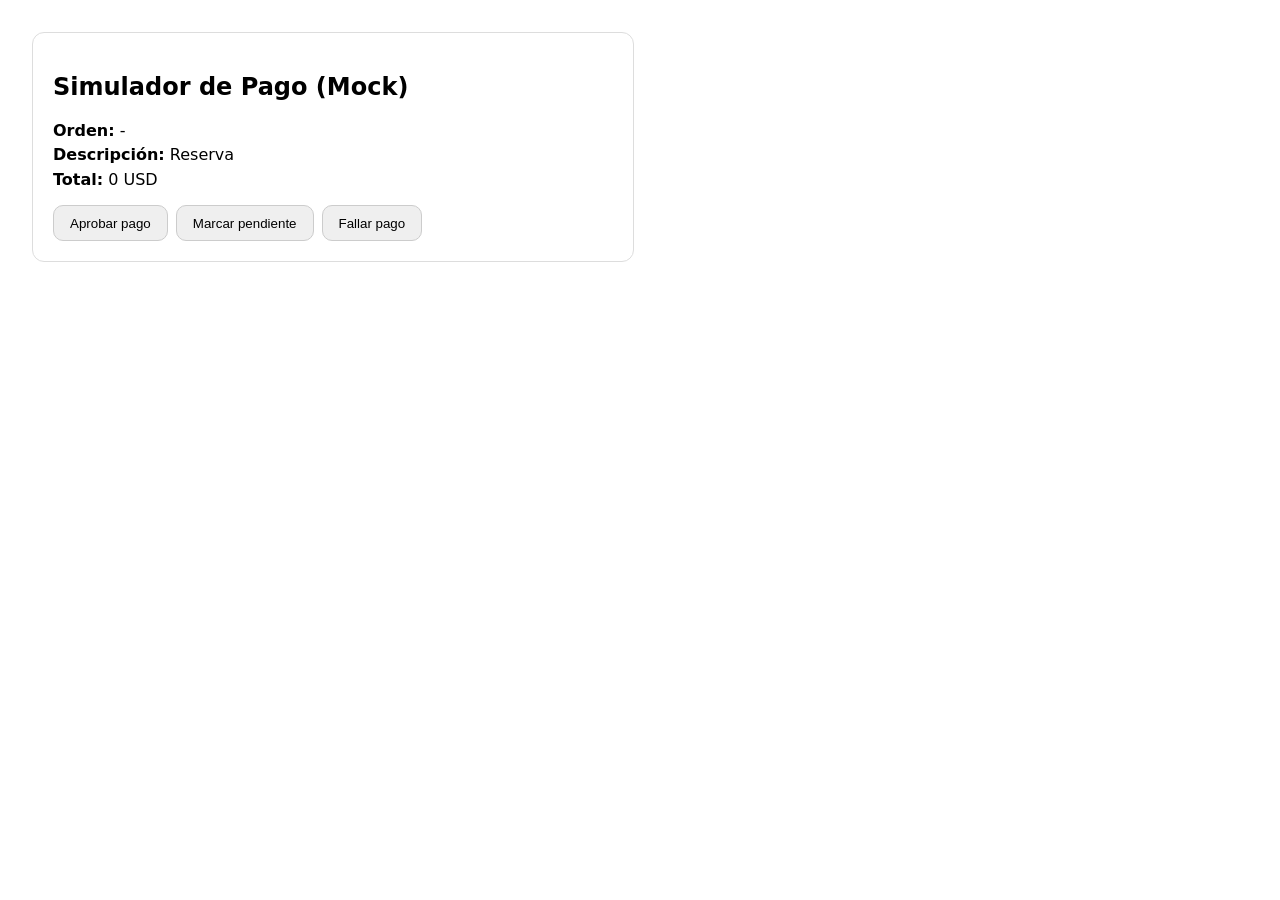
<file: checkout-mock.html>
<!doctype html>
<html>
  <head>
    <meta charset="utf-8" />
    <meta name="viewport" content="width=device-width, initial-scale=1" />
    <title>Mock Checkout</title>
    <style>
      body { font-family: system-ui, sans-serif; margin: 2rem; }
      .card { border: 1px solid #ddd; border-radius: 12px; padding: 1.25rem; max-width: 560px; }
      .row { margin: 0.35rem 0; }
      .btns { display: flex; gap: .5rem; margin-top: 1rem; }
      button { padding: .6rem 1rem; border-radius: 10px; border: 1px solid #ccc; cursor: pointer; }
    </style>
  </head>
  <body>
    <div class="card">
      <h2>Simulador de Pago (Mock)</h2>
      <div class="row"><b>Orden:</b> <span id="ref"></span></div>
      <div class="row"><b>Descripción:</b> <span id="desc"></span></div>
      <div class="row"><b>Total:</b> <span id="total"></span></div>
      <div class="btns">
        <button id="ok">Aprobar pago</button>
        <button id="pend">Marcar pendiente</button>
        <button id="fail">Fallar pago</button>
      </div>
    </div>
    <script>
      const qs = new URLSearchParams(location.search);
      const ref = qs.get('ref');
      const desc = qs.get('desc') || 'Reserva';
      const amount = qs.get('amount') || '0';
      const currency = qs.get('currency') || 'USD';
      document.getElementById('ref').textContent = ref || '-';
      document.getElementById('desc').textContent = decodeURIComponent(desc);
      document.getElementById('total').textContent = `${amount} ${currency}`;
      const go = (status) => {
        const url = `/payments/mock/return?status=${status}&ref=${encodeURIComponent(ref || '')}`;
        location.href = url;
      };
      document.getElementById('ok').onclick = () => go('approved');
      document.getElementById('pend').onclick = () => go('pending');
      document.getElementById('fail').onclick = () => go('failure');
    </script>
  </body>
</html>
</file>
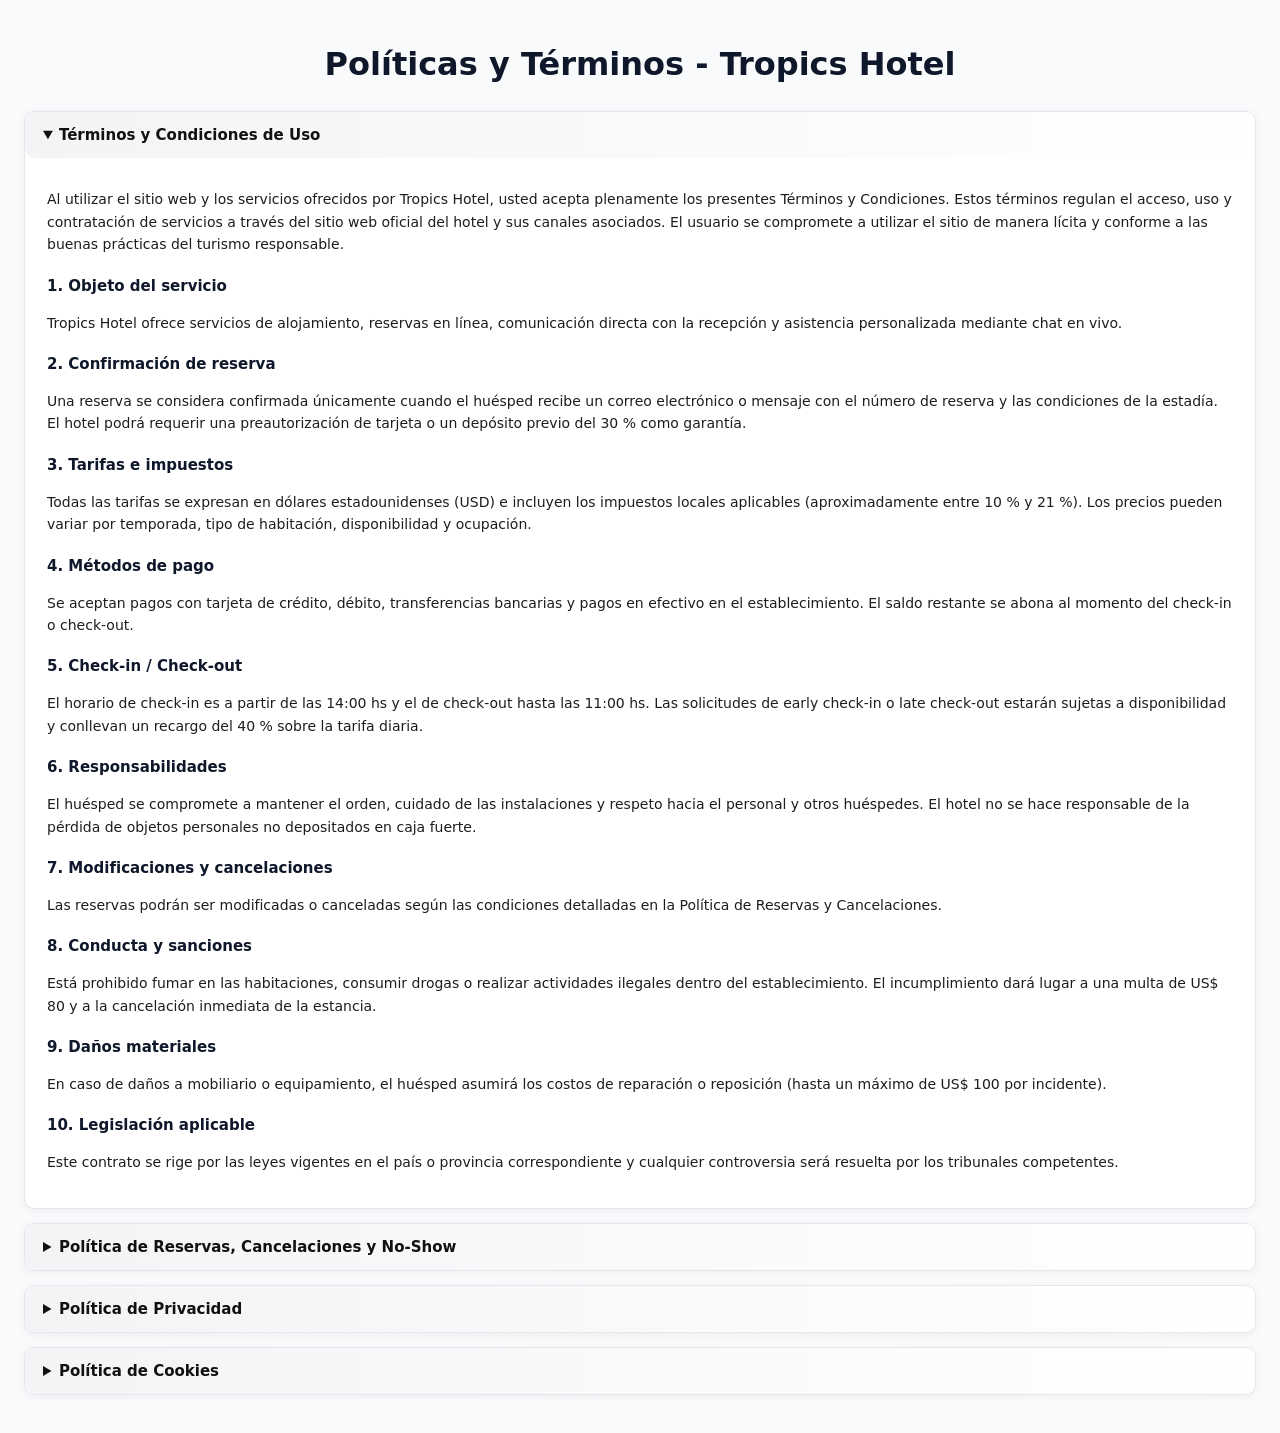
<file: politicas.html>
<!doctype html>
<html lang="es">
<head>
  <meta charset="utf-8" />
  <meta name="viewport" content="width=device-width, initial-scale=1" />
  <title>Políticas y Términos - Tropics Hotel</title>
  <style>
    body {
      font-family: system-ui, -apple-system, Segoe UI, Roboto, sans-serif;
      background: #f9fafb;
      margin: 0;
      padding: 24px;
      color: #1d1d1f;
    }
    h1 {
      text-align: center;
      margin-bottom: 28px;
      color: #0f172a;
    }
    details {
      background: #fff;
      border: 1px solid #e5e7eb;
      border-radius: 10px;
      margin-bottom: 14px;
      box-shadow: 0 2px 8px rgba(0,0,0,.05);
    }
    summary {
      cursor: pointer;
      padding: 14px 18px;
      font-weight: 700;
      font-size: 15px;
      color: #111;
      background: linear-gradient(90deg,#f3f4f6,#fff);
      border-radius: 10px;
      user-select: none;
    }
    summary:hover {
      background: #f1f5f9;
    }
    .content {
      padding: 16px 22px 20px 22px;
      font-size: 14px;
      line-height: 1.6;
    }
    .content h2 {
      margin-top: 18px;
      color: #0f172a;
      font-size: 15px;
    }
    ul { margin: 10px 0 10px 20px; }
    li { margin: 4px 0; }
    @media (max-width: 680px) {
      body { padding: 16px; }
    }
  </style>
</head>
<body>
  <h1>Políticas y Términos - Tropics Hotel</h1>

  <details open>
    <summary>Términos y Condiciones de Uso</summary>
    <div class="content">
      <p>Al utilizar el sitio web y los servicios ofrecidos por Tropics Hotel, usted acepta plenamente los presentes Términos y Condiciones. Estos términos regulan el acceso, uso y contratación de servicios a través del sitio web oficial del hotel y sus canales asociados. El usuario se compromete a utilizar el sitio de manera lícita y conforme a las buenas prácticas del turismo responsable.</p>

      <h2>1. Objeto del servicio</h2>
      <p>Tropics Hotel ofrece servicios de alojamiento, reservas en línea, comunicación directa con la recepción y asistencia personalizada mediante chat en vivo.</p>

      <h2>2. Confirmación de reserva</h2>
      <p>Una reserva se considera confirmada únicamente cuando el huésped recibe un correo electrónico o mensaje con el número de reserva y las condiciones de la estadía. El hotel podrá requerir una preautorización de tarjeta o un depósito previo del 30 % como garantía.</p>

      <h2>3. Tarifas e impuestos</h2>
      <p>Todas las tarifas se expresan en dólares estadounidenses (USD) e incluyen los impuestos locales aplicables (aproximadamente entre 10 % y 21 %). Los precios pueden variar por temporada, tipo de habitación, disponibilidad y ocupación.</p>

      <h2>4. Métodos de pago</h2>
      <p>Se aceptan pagos con tarjeta de crédito, débito, transferencias bancarias y pagos en efectivo en el establecimiento. El saldo restante se abona al momento del check-in o check-out.</p>

      <h2>5. Check-in / Check-out</h2>
      <p>El horario de check-in es a partir de las 14:00 hs y el de check-out hasta las 11:00 hs. Las solicitudes de early check-in o late check-out estarán sujetas a disponibilidad y conllevan un recargo del 40 % sobre la tarifa diaria.</p>

      <h2>6. Responsabilidades</h2>
      <p>El huésped se compromete a mantener el orden, cuidado de las instalaciones y respeto hacia el personal y otros huéspedes. El hotel no se hace responsable de la pérdida de objetos personales no depositados en caja fuerte.</p>

      <h2>7. Modificaciones y cancelaciones</h2>
      <p>Las reservas podrán ser modificadas o canceladas según las condiciones detalladas en la Política de Reservas y Cancelaciones.</p>

      <h2>8. Conducta y sanciones</h2>
      <p>Está prohibido fumar en las habitaciones, consumir drogas o realizar actividades ilegales dentro del establecimiento. El incumplimiento dará lugar a una multa de US$ 80 y a la cancelación inmediata de la estancia.</p>

      <h2>9. Daños materiales</h2>
      <p>En caso de daños a mobiliario o equipamiento, el huésped asumirá los costos de reparación o reposición (hasta un máximo de US$ 100 por incidente).</p>

      <h2>10. Legislación aplicable</h2>
      <p>Este contrato se rige por las leyes vigentes en el país o provincia correspondiente y cualquier controversia será resuelta por los tribunales competentes.</p>
    </div>
  </details>

  <details>
    <summary>Política de Reservas, Cancelaciones y No-Show</summary>
    <div class="content">
      <p>Las reservas pueden realizarse por el sitio web, el chat en línea o directamente por correo electrónico. Toda reserva está sujeta a confirmación escrita. Para garantizar la misma, se requiere un anticipo del 30 % del monto total de la estadía.</p>

      <h2>Cancelaciones</h2>
      <p>Las cancelaciones sin cargo podrán efectuarse hasta 48 horas antes de la fecha de ingreso. Si se realiza fuera de ese plazo, se aplicará un cargo del 30 % del total de la reserva o el equivalente a una noche de alojamiento, lo que resulte mayor.</p>

      <h2>No-show (no presentación)</h2>
      <p>En caso de no presentarse sin previo aviso, se cobrará el 100 % de la primera noche y se liberará la habitación al mediodía siguiente.</p>

      <h2>Early check-out</h2>
      <p>Si el huésped decide retirarse antes de la fecha acordada, se aplicará un cargo del 50 % de las noches restantes.</p>

      <h2>Early check-in / Late check-out</h2>
      <p>Están sujetos a disponibilidad y podrán tener un costo adicional entre 30 % y 50 % según la temporada.</p>

      <h2>Modificaciones de reserva</h2>
      <p>Toda modificación deberá solicitarse por los mismos medios de la reserva inicial y estará sujeta a disponibilidad y tarifas vigentes.</p>

      <h2>Reembolsos</h2>
      <p>Los reembolsos por cancelaciones aprobadas se procesarán en un plazo de 5 a 10 días hábiles.</p>

      <h2>Sobreventa o fuerza mayor</h2>
      <p>En caso de sobreventa o fuerza mayor, el hotel ofrecerá reubicación en un establecimiento de categoría similar o superior sin costo adicional.</p>
    </div>
  </details>

  <details>
    <summary>Política de Privacidad</summary>
    <div class="content">
      <p>Tropics Hotel se compromete a proteger la privacidad de sus clientes, empleados y proveedores. La recolección y tratamiento de datos personales se realiza conforme a la legislación vigente en materia de protección de datos.</p>

      <h2>1. Datos que recopilamos</h2>
      <p>Nombre, dirección, teléfono, correo electrónico, número de documento, fechas de estadía, preferencias de alojamiento, datos de pago y comportamiento de uso del sitio.</p>

      <h2>2. Finalidades del tratamiento</h2>
      <p>Gestionar reservas, facturación, atención al cliente, comunicación pre y post estancia, análisis de satisfacción y cumplimiento de obligaciones legales.</p>

      <h2>3. Base jurídica</h2>
      <p>Ejecución de contrato de hospedaje, consentimiento del titular y cumplimiento de normativa turística y fiscal.</p>

      <h2>4. Medidas de seguridad</h2>
      <p>Implementamos controles de acceso, cifrado SSL, firewalls, copias de seguridad y protocolos de auditoría para proteger la información.</p>

      <h2>5. Cesión de datos</h2>
      <p>Los datos podrán compartirse con proveedores tecnológicos (Google, Telegram, procesadores de pago, hosting) bajo acuerdos de confidencialidad y protección de datos.</p>

      <h2>6. Conservación</h2>
      <p>Los datos se conservan durante la relación contractual y por los plazos requeridos legalmente. Pasado ese tiempo, se eliminan o anonimizan.</p>

      <h2>7. Derechos del usuario</h2>
      <p>Acceso, rectificación, cancelación, oposición y portabilidad. Puede ejercer estos derechos escribiendo a <em>[email del responsable]</em>.</p>

      <h2>8. Transferencias internacionales</h2>
      <p>En caso de transferencia de datos fuera del país, se garantizará el cumplimiento de las cláusulas contractuales tipo y demás garantías legales.</p>

      <h2>9. Menores de edad</h2>
      <p>El sitio no está dirigido a menores de 18 años. Cualquier dato personal de menores será eliminado inmediatamente al ser detectado.</p>
    </div>
  </details>

  <details>
    <summary>Política de Cookies</summary>
    <div class="content">
      <p>El sitio web de Tropics Hotel utiliza cookies propias y de terceros para mejorar la experiencia del usuario, analizar el tráfico y personalizar contenidos.</p>

      <h2>1. Tipos de cookies utilizadas</h2>
      <ul>
        <li><b>Esenciales:</b> necesarias para el funcionamiento básico del sitio (sesión, seguridad, autenticación).</li>
        <li><b>De rendimiento:</b> recopilan información anónima sobre el uso del sitio para mejorar su rendimiento.</li>
        <li><b>De preferencias:</b> almacenan configuraciones como idioma o tipo de moneda.</li>
        <li><b>Analíticas:</b> permiten medir la interacción del usuario mediante herramientas como Google Analytics.</li>
        <li><b>Publicitarias:</b> se utilizan para mostrar anuncios relevantes en otros sitios basados en los intereses del usuario.</li>
      </ul>

      <h2>2. Consentimiento</h2>
      <p>Al ingresar al sitio por primera vez, el usuario puede aceptar o rechazar el uso de cookies no esenciales.</p>

      <h2>3. Desactivación</h2>
      <p>El usuario puede eliminar o bloquear las cookies en cualquier momento desde la configuración del navegador, aunque esto podría afectar la funcionalidad del sitio.</p>

      <h2>4. Vigencia</h2>
      <p>Las cookies de sesión se eliminan al cerrar el navegador; las cookies persistentes se mantienen por un período máximo de 12 meses.</p>

      <h2>5. Contacto</h2>
      <p>Para consultas sobre esta política, puede comunicarse a <em>[email del responsable]</em> con el asunto “Política de Cookies”.</p>
    </div>
  </details>
</body>
</html>
</file>
